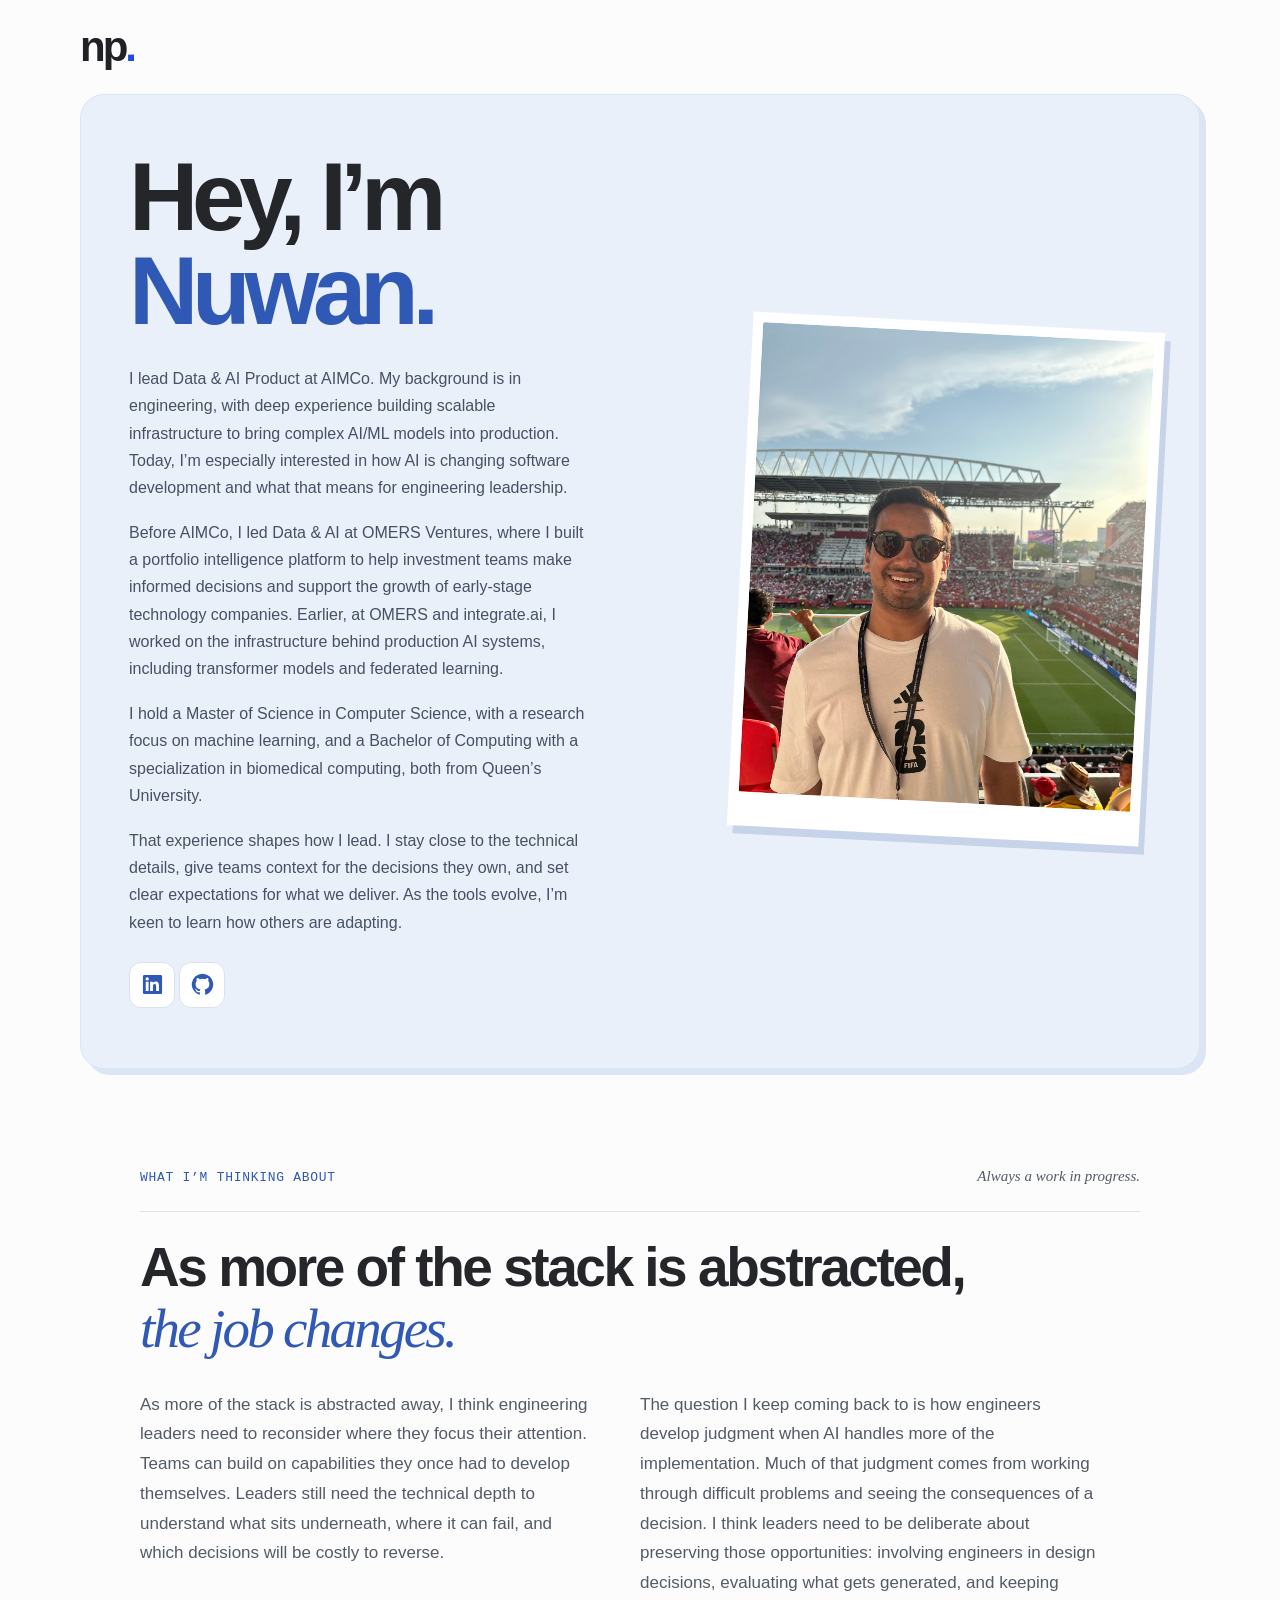
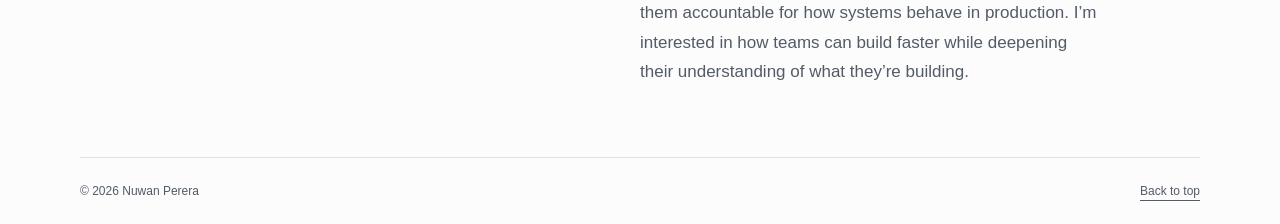
<file: index.html>
<!doctype html>
<html lang="en">
<head>
  <meta charset="utf-8">
  <meta name="viewport" content="width=device-width, initial-scale=1">
  <meta name="description" content="Nuwan Perera: technology leader with a background in AI, data, and venture.">
  <meta name="theme-color" content="#2447e8">
  <title>Nuwan Perera</title>
  <link rel="icon" href="img/favicon.svg" type="image/svg+xml">
  <link rel="stylesheet" href="css/home.css?v=9">
  <script src="js/home.js" defer></script>
</head>
<body>
  <a class="skip" href="#main">Skip to content</a>
  <header class="nav wrap">
    <a class="wordmark" href="#about" aria-label="Nuwan Perera home">np<span aria-hidden="true">.</span></a>
  </header>
  <main id="main">
    <section class="hero wrap" id="about">
      <div class="intro"><h1>Hey, I’m<br><span>Nuwan.</span></h1>
        <p class="intro-copy">I lead Data &amp; AI Product at AIMCo. My background is in engineering, with deep experience building scalable infrastructure to bring complex AI/ML models into production. Today, I’m especially interested in how AI is changing software development and what that means for engineering leadership.</p>
        <p class="intro-copy">Before AIMCo, I led Data &amp; AI at OMERS Ventures, where I built a portfolio intelligence platform to help investment teams make informed decisions and support the growth of early-stage technology companies. Earlier, at OMERS and integrate.ai, I worked on the infrastructure behind production AI systems, including transformer models and federated learning.</p>
        <p class="intro-copy">I hold a Master of Science in Computer Science, with a research focus on machine learning, and a Bachelor of Computing with a specialization in biomedical computing, both from Queen’s University.</p>
        <p class="intro-copy">That experience shapes how I lead. I stay close to the technical details, give teams context for the decisions they own, and set clear expectations for what we deliver. As the tools evolve, I’m keen to learn how others are adapting.</p>
        <a class="social-icon" href="https://www.linkedin.com/in/pereranuwan/" aria-label="LinkedIn" title="LinkedIn"><svg viewBox="0 0 24 24" aria-hidden="true"><path d="M20.45 2H3.55C2.69 2 2 2.68 2 3.52v16.96c0 .84.69 1.52 1.55 1.52h16.9c.86 0 1.55-.68 1.55-1.52V3.52c0-.84-.69-1.52-1.55-1.52ZM7.93 18.75H4.98V9.2h2.95v9.55ZM6.45 7.9a1.71 1.71 0 1 1 0-3.42 1.71 1.71 0 0 1 0 3.42Zm12.3 10.85H15.8V14.1c0-1.11-.02-2.54-1.55-2.54-1.55 0-1.79 1.21-1.79 2.46v4.73H9.51V9.2h2.83v1.3h.04c.39-.74 1.36-1.52 2.8-1.52 2.99 0 3.57 1.97 3.57 4.53v5.24Z"/></svg></a>
        <a class="social-icon" href="https://github.com/nuwanperera" aria-label="GitHub" title="GitHub"><svg viewBox="0 0 24 24" aria-hidden="true"><path d="M12 .8a11.2 11.2 0 0 0-3.54 21.83c.56.1.77-.24.77-.54v-2.1c-3.13.68-3.79-1.33-3.79-1.33-.51-1.3-1.25-1.64-1.25-1.64-1.02-.7.08-.69.08-.69 1.13.08 1.72 1.16 1.72 1.16 1 1.72 2.63 1.22 3.27.93.1-.72.39-1.22.71-1.5-2.5-.28-5.13-1.25-5.13-5.57 0-1.23.44-2.23 1.16-3.02-.12-.28-.5-1.43.11-2.98 0 0 .94-.3 3.08 1.15a10.7 10.7 0 0 1 5.61 0c2.14-1.45 3.08-1.15 3.08-1.15.61 1.55.23 2.7.11 2.98.72.79 1.16 1.79 1.16 3.02 0 4.33-2.64 5.28-5.15 5.56.4.35.76 1.03.76 2.08v3.1c0 .3.2.65.77.54A11.2 11.2 0 0 0 12 .8Z"/></svg></a>
      </div>
      <figure class="portrait"><div class="photo-frame"><img src="img/nuwan-match.jpg" alt="Nuwan smiling in the stands at a football match" width="1536" height="2048"></div></figure>
    </section>
    <section class="thinking wrap section" id="ideas">
      <div class="thinking-title"><p class="eyebrow">What I’m thinking about</p><span class="margin-note">Always a work in progress.</span></div>
      <h2 class="big-thought">As more of the stack is abstracted,<br><em>the job changes.</em></h2>
      <div class="thought-body"><p>As more of the stack is abstracted away, I think engineering leaders need to reconsider where they focus their attention. Teams can build on capabilities they once had to develop themselves. Leaders still need the technical depth to understand what sits underneath, where it can fail, and which decisions will be costly to reverse.</p><p>The question I keep coming back to is how engineers develop judgment when AI handles more of the implementation. Much of that judgment comes from working through difficult problems and seeing the consequences of a decision. I think leaders need to be deliberate about preserving those opportunities: involving engineers in design decisions, evaluating what gets generated, and keeping them accountable for how systems behave in production. I’m interested in how teams can build faster while deepening their understanding of what they’re building.</p></div>

    </section>


  </main>
  <footer class="wrap"><p>© <span id="year">2026</span> Nuwan Perera</p><a href="#about">Back to top</a></footer>
</body>
</html>
</file>
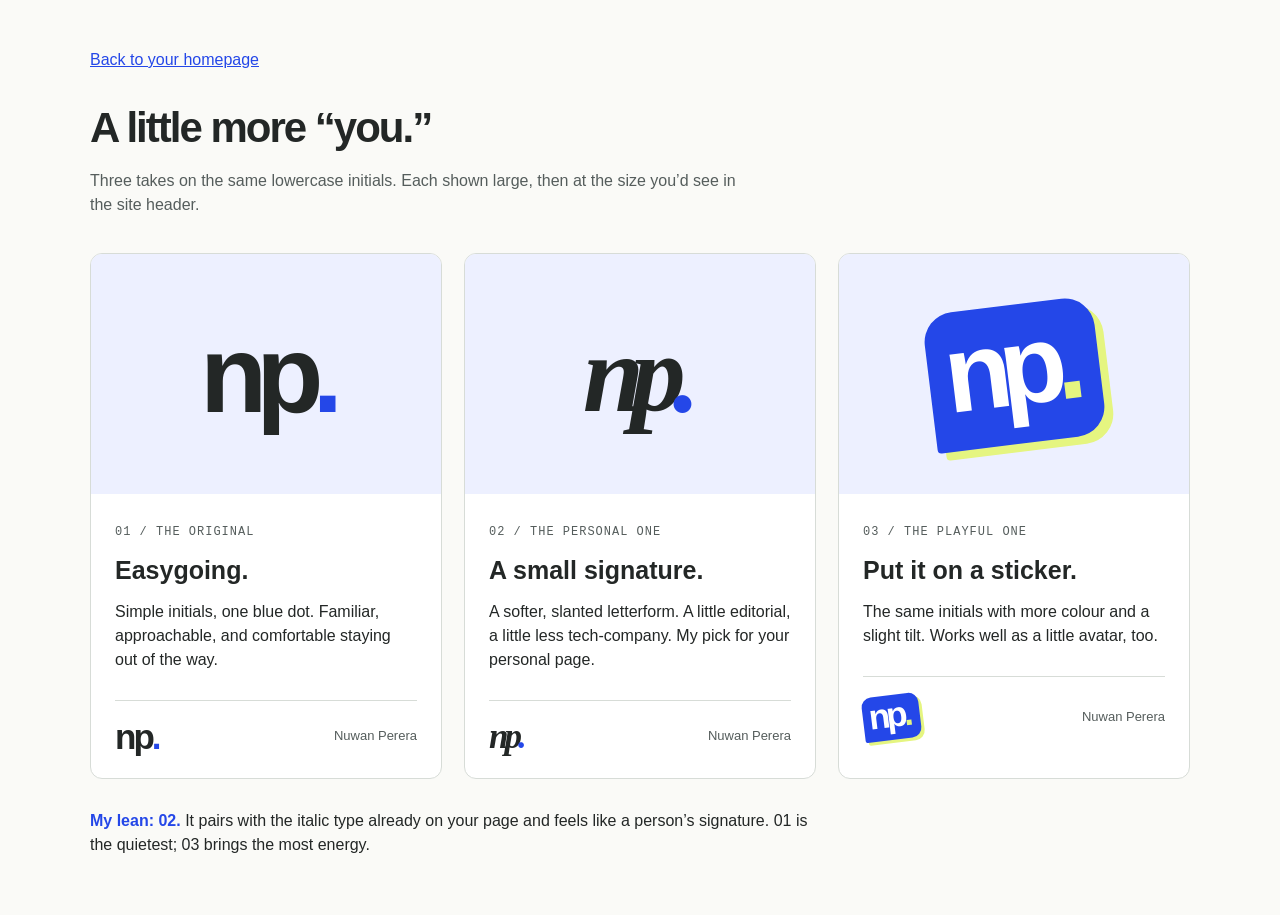
<file: logo-studies.html>
<!doctype html><html lang="en"><head><meta charset="utf-8"><meta name="viewport" content="width=device-width, initial-scale=1"><title>Nuwan — logo studies</title><style>
*{box-sizing:border-box}body{margin:0;background:#fafaf7;color:#232726;font:16px/1.5 Arial,Helvetica,sans-serif}main{max-width:1160px;margin:0 auto;padding:48px 30px}a{color:#2447e8}h1{font-size:42px;letter-spacing:-2px;margin:24px 0 8px}.intro{color:#555d5c;max-width:650px;margin-bottom:36px}.grid{display:grid;grid-template-columns:repeat(3,1fr);gap:22px}article{border:1px solid #d7dcd7;border-radius:12px;overflow:hidden;background:white}.stage{height:240px;display:flex;align-items:center;justify-content:center;background:#edf0ff}.logo{font-size:110px;font-weight:900;letter-spacing:-11px;line-height:1;color:#232726}.logo span{color:#2447e8}.signature{font-family:Georgia,serif;font-style:italic;font-weight:bold;letter-spacing:-13px;padding-right:10px}.playful{font-weight:900;letter-spacing:-12px;transform:rotate(-7deg);background:#2447e8;color:white;padding:7px 26px 22px 16px;border-radius:30px 30px 30px 4px;box-shadow:8px 8px 0 #e5f580}.playful span{color:#e5f580}.details{padding:24px}.label{font:12px monospace;text-transform:uppercase;letter-spacing:1px;color:#555d5c}h2{font-size:25px;margin:10px 0}p{margin:10px 0}.small-preview{margin-top:28px;padding-top:18px;border-top:1px solid #d7dcd7;display:flex;align-items:center;justify-content:space-between;gap:15px}.mini{font-size:35px;letter-spacing:-3px;display:inline-block}.mini.signature{letter-spacing:-4px}.mini.playful{padding:2px 10px 8px 6px;border-radius:10px 10px 10px 2px;box-shadow:3px 3px 0 #e5f580;letter-spacing:-4px}.name{font-size:13px;color:#555d5c}.note{margin-top:30px;max-width:730px}.note strong{color:#2447e8}@media(max-width:760px){.grid{grid-template-columns:1fr}.stage{height:190px}main{padding:24px 20px}h1{font-size:36px}}
</style></head><body><main><a href="/">Back to your homepage</a><h1>A little more “you.”</h1><p class="intro">Three takes on the same lowercase initials. Each shown large, then at the size you’d see in the site header.</p><div class="grid">
<article><div class="stage"><div class="logo" aria-label="np">np<span>.</span></div></div><div class="details"><span class="label">01 / The original</span><h2>Easygoing.</h2><p>Simple initials, one blue dot. Familiar, approachable, and comfortable staying out of the way.</p><div class="small-preview"><div class="logo mini" aria-hidden="true">np<span>.</span></div><span class="name">Nuwan Perera</span></div></div></article>
<article><div class="stage"><div class="logo signature" aria-label="np">np<span>.</span></div></div><div class="details"><span class="label">02 / The personal one</span><h2>A small signature.</h2><p>A softer, slanted letterform. A little editorial, a little less tech-company. My pick for your personal page.</p><div class="small-preview"><div class="logo signature mini" aria-hidden="true">np<span>.</span></div><span class="name">Nuwan Perera</span></div></div></article>
<article><div class="stage"><div class="logo playful" aria-label="np">np<span>.</span></div></div><div class="details"><span class="label">03 / The playful one</span><h2>Put it on a sticker.</h2><p>The same initials with more colour and a slight tilt. Works well as a little avatar, too.</p><div class="small-preview"><div class="logo playful mini" aria-hidden="true">np<span>.</span></div><span class="name">Nuwan Perera</span></div></div></article>
</div><p class="note"><strong>My lean: 02.</strong> It pairs with the italic type already on your page and feels like a person’s signature. 01 is the quietest; 03 brings the most energy.</p></main></body></html>
</file>
<file: css/home.css>
@charset "UTF-8";
:root{--paper:#fafaf7;--ink:#232726;--muted:#555d5c;--accent:#2447e8;--tint:#edf0ff;--lime:#e5f580;--line:#d7dcd7;--font:Arial,Helvetica,sans-serif}
*{box-sizing:border-box}html{scroll-behavior:smooth;scroll-padding-top:24px}body{margin:0;background:var(--paper);color:var(--ink);font-family:var(--font);font-size:16px;line-height:1.6}a{color:inherit;text-underline-offset:5px}button{font:inherit}a,button{-webkit-tap-highlight-color:transparent}a:focus-visible,button:focus-visible{outline:3px solid var(--accent);outline-offset:6px}::selection{background:var(--lime);color:#232726}.wrap{width:min(1120px,calc(100% - 96px));margin-inline:auto}.nav{display:flex;align-items:center;justify-content:space-between;padding:26px 0;border-bottom:1px solid var(--line)}.wordmark{font-size:36px;line-height:1;font-weight:900;letter-spacing:-3px;text-decoration:none}.wordmark span{color:var(--accent)}nav{display:flex;gap:30px}nav a{font-size:14px;text-decoration:none}nav a:hover,.social a:hover{color:var(--accent);text-decoration:underline}.hero{display:grid;grid-template-columns:1.35fr 1fr;align-items:center;gap:80px;padding-block:75px 95px}.eyebrow{font-family:monospace;font-size:13px;letter-spacing:.055em;margin:0 0 22px;text-transform:uppercase}h1{font-size:clamp(76px,8.5vw,122px);letter-spacing:-.07em;line-height:.98;margin:0 0 32px;font-weight:800}h1 span{color:var(--accent)}.lead{font-size:25px;line-height:1.4;letter-spacing:-.6px;margin:0 0 18px}.intro-copy{color:var(--muted);max-width:470px;margin:0 0 28px}.button{display:inline-block;padding:12px 25px;background:var(--accent);border:2px solid var(--accent);border-radius:7px;color:#fff;text-decoration:none;font-weight:700;transition:transform .18s,box-shadow .18s}.button:hover{transform:translateY(-3px);box-shadow:4px 4px 0 var(--ink)}.portrait{margin:15px 0 0;transform:rotate(4deg)}.photo-frame{padding:13px;background:white;border:1px solid var(--line);box-shadow:12px 12px 0 var(--tint);position:relative}.portrait img{width:100%;height:auto;aspect-ratio:1/1.13;object-fit:cover;display:block;filter:saturate(.8)}.photo-label{position:absolute;right:-22px;bottom:28px;transform:rotate(-10deg);border:1px solid var(--ink);border-radius:50%;background:var(--lime);padding:20px 19px;font-size:20px;font-weight:700;box-shadow:2px 3px 0 var(--ink)}figcaption{font-family:monospace;font-size:13px;text-align:center;padding-top:24px}.topic-strip{background:var(--accent);color:#fff;padding:19px 0}.topic-strip .wrap{display:flex;justify-content:space-between;align-items:center;gap:20px;font-size:17px}.topic-strip span[aria-hidden]{color:var(--lime);font-size:25px}.section{padding-block:85px}h2{font-size:clamp(32px,4vw,49px);line-height:1.13;letter-spacing:-.045em;margin:0}h3{font-size:22px;line-height:1.3;letter-spacing:-.6px;margin:0 0 12px}.work{display:grid;grid-template-columns:1fr 1.3fr;gap:80px}.section-intro{font-size:21px;line-height:1.5;margin:0 0 30px}.work-item{display:flex;gap:23px;border-top:1px solid var(--line);padding:27px 0}.item-number{font-family:monospace;color:var(--accent);font-size:14px;padding-top:4px}.work-item p{margin:0;color:var(--muted)}.text-link{display:inline-block;color:var(--accent);font-weight:600;margin-top:17px;font-size:14px}.more-work{margin-left:40px}.off-clock{background:var(--tint)}.off-heading{display:flex;justify-content:space-between;align-items:end;gap:30px;margin-bottom:38px}.off-heading>p{color:var(--muted);margin:0}.interest-grid{display:grid;grid-template-columns:repeat(3,1fr);gap:30px}.interest-grid article{border-top:1px solid var(--accent);padding-top:25px}.interest-icon{display:block;font-size:36px;line-height:1;color:var(--accent);margin-bottom:22px}.interest-grid p{color:var(--muted);margin:0 0 23px;max-width:270px}.tag{font-family:monospace;font-size:12px}.contact h2{font-size:clamp(38px,5vw,64px)}.contact h2 span{color:var(--accent)}.contact>p:not(.eyebrow){color:var(--muted);margin-block:25px}.social{display:inline-flex;gap:23px;margin-left:32px;font-size:14px}footer{display:flex;justify-content:space-between;align-items:center;gap:20px;border-top:1px solid var(--line);padding-block:23px;font-size:12px;color:var(--muted)}footer p{margin:0}footer button{border:0;background:none;color:var(--accent);cursor:pointer;padding:8px;font-size:12px;text-decoration:underline;text-underline-offset:4px}.skip{position:absolute;left:12px;top:-80px;z-index:5;background:white;padding:12px}.skip:focus{top:12px}
@media(min-width:1500px){.hero{padding-block:100px 115px}}
@media(max-width:850px){.wrap{width:calc(100% - 48px)}.hero{gap:40px;padding-block:55px 65px}.hero h1{font-size:85px}.work{gap:35px;grid-template-columns:1fr 1.3fr}.portrait{margin-right:10px}.photo-label{font-size:16px;padding:14px}.section{padding-block:60px}.off-heading{align-items:start;flex-direction:column;gap:18px}.off-heading br{display:none}.interest-grid{gap:20px}}
@media(max-width:600px){.wrap{width:calc(100% - 40px)}.nav{padding-block:20px;gap:20px}nav{gap:17px}nav a{font-size:12px}.wordmark{font-size:32px}.hero{grid-template-columns:1fr;gap:38px;padding-block:42px 55px}.hero h1{font-size:clamp(75px,18vw,108px)}.lead{font-size:23px}.portrait{width:70%;max-width:300px;justify-self:center;margin:0 0 8px}.topic-strip .wrap{flex-wrap:wrap;justify-content:center;gap:6px 15px;font-size:14px}.topic-strip span[aria-hidden]{font-size:17px}.topic-strip span:nth-child(4){display:none}.work{grid-template-columns:1fr;gap:28px}.section{padding-block:50px}.interest-grid{grid-template-columns:1fr;gap:30px}.interest-grid p{max-width:none;margin-bottom:15px}.interest-icon{float:right;font-size:30px}.social{display:flex;margin:26px 0 0}.contact h2{font-size:39px}footer{flex-wrap:wrap;gap:10px}footer button{order:3;flex-basis:100%;text-align:left;padding-left:0}}
@media(prefers-reduced-motion:reduce){html{scroll-behavior:auto}*,*::before,*::after{transition:none!important}}

/* A compact one-page introduction. */
.contact{border-top:1px solid var(--line)}.work-item:first-child{padding-top:0;border-top:0}.hero .lead{font-size:clamp(21px,2.1vw,25px)}

.portrait img{object-position:50% 65%;filter:none}

/* Editorial refresh: one thought, room to breathe. */
.hero{padding-block:65px 75px}.hero .intro-copy{max-width:460px}.photo-label{text-align:center;line-height:1.2;font-size:18px}.thinking{border-top:1px solid var(--line)}.thinking-title{display:flex;justify-content:space-between;align-items:baseline;gap:20px}.margin-note{font-family:Georgia,serif;font-style:italic;font-size:16px;color:var(--muted)}.big-thought{font-size:clamp(36px,5.3vw,67px);max-width:1000px;line-height:1.12;margin:12px 0 35px}.big-thought em{font-family:Georgia,serif;font-weight:400;color:var(--accent);letter-spacing:-.05em}.thought-body{display:grid;grid-template-columns:1fr 1fr;gap:48px;max-width:960px}.thought-body p{font-size:18px;line-height:1.75;color:var(--muted);margin:0}.conversation-note{display:flex;gap:20px;align-items:center;margin-top:35px;padding:20px 25px;border-left:3px solid var(--accent);background:var(--tint);max-width:960px}.conversation-note>span{font-size:32px;color:var(--accent)}.conversation-note p{margin:0;font-size:17px}.outside{background:var(--accent);color:white;padding-block:32px}.outside .wrap{display:flex;justify-content:space-between;gap:25px;align-items:center}.outside .eyebrow{margin:0}.outside p:not(.eyebrow){font-size:24px;line-height:1.5;margin:0}.outside p span{font-size:16px}.contact{border-top:0}.contact h2{font-size:clamp(38px,5vw,60px)}
@media(max-width:600px){.hero{padding-block:40px 50px}.thinking-title{display:block}.thinking-title .eyebrow{margin-bottom:5px}.margin-note{display:block;margin-bottom:25px}.big-thought br{display:none}.thought-body{grid-template-columns:1fr;gap:18px}.thought-body p{font-size:17px}.conversation-note{padding:16px;gap:12px}.outside .wrap{display:block}.outside .eyebrow{margin-bottom:15px}.outside p:not(.eyebrow){font-size:22px}}

/* Blue notebook direction. */
:root{--paper:#fff;--accent:#2447e8;--tint:#eef1ff;--lime:#e7f995;--ink:#192344;--muted:#505a73;--line:#d6dcef}
.nav{border-bottom:0;padding-block:26px}.wordmark{font-size:42px;color:var(--accent)}.wordmark span{color:var(--ink)}
.hero{position:relative;background:var(--accent);color:white;border-radius:24px;padding:55px 48px 60px;gap:55px;margin-bottom:65px;grid-template-columns:1.35fr 1fr;align-items:center;box-shadow:8px 8px 0 #dce3ff}
.hero h1{font-size:clamp(72px,7.5vw,104px);letter-spacing:-.065em;margin-bottom:27px}.hero h1 span{color:var(--lime)}.hero .lead{font-size:24px;max-width:490px;line-height:1.4}.hero .intro-copy{color:#f0f2ff;font-size:16px;line-height:1.7;margin-bottom:18px}.hero .button{background:var(--lime);color:var(--ink);border-color:var(--lime);margin-top:8px}.hero .button:focus-visible{outline-color:white}.portrait{transform:rotate(3deg);margin:0}.photo-frame{border:0;background:white;padding:10px 10px 34px;box-shadow:7px 9px 0 #172ba5}.portrait img{aspect-ratio:1/1.2;object-position:50% 65%;border-radius:2px}.photo-label{right:-23px;bottom:-17px;background:var(--lime);color:var(--ink);padding:23px 19px;border:2px solid var(--ink);font-size:18px;transform:rotate(-11deg);box-shadow:3px 4px 0 var(--ink)}
.thinking{width:min(1000px,calc(100% - 120px));border-top:0;padding:30px 0 70px}.thinking-title{border-bottom:1px solid var(--line);margin-bottom:25px}.thinking-title .eyebrow{color:var(--accent)}.margin-note{font-size:15px}.big-thought{font-size:clamp(35px,4.4vw,55px);margin-bottom:30px}.thought-body{gap:40px}.thought-body p{font-size:17px}.outside{width:min(1120px,calc(100% - 96px));margin:0 auto;background:var(--tint);color:var(--ink);border-radius:16px;border:1px solid var(--line);padding:30px 36px}.outside .wrap{width:100%;gap:40px}.outside .eyebrow{color:var(--accent);white-space:nowrap}.outside p:not(.eyebrow){font-size:22px}.outside p span{color:var(--muted)}.outside a{color:var(--accent);display:inline-block;margin-top:12px;font-weight:bold}.contact{padding:65px 0}.contact h2{font-size:52px;display:inline-block}.contact>p:not(.eyebrow){margin-block:20px}.social{margin-left:24px}footer{padding-block:24px}
@media(max-width:850px){.hero{padding:40px 30px;gap:30px}.hero h1{font-size:78px}.hero .lead{font-size:21px}.photo-label{right:-14px;padding:18px 14px;font-size:16px}.thinking{width:calc(100% - 64px)}.outside{width:calc(100% - 48px);padding:28px}.outside .wrap{gap:24px}}
@media(max-width:600px){.nav{padding-block:20px}.hero{padding:33px 25px 50px;border-radius:18px;grid-template-columns:1fr;gap:35px;width:calc(100% - 32px);margin-bottom:40px;box-shadow:5px 5px 0 #dce3ff}.hero h1{font-size:clamp(70px,18vw,100px)}.hero .lead{font-size:22px}.portrait{width:83%;max-width:290px;margin-bottom:10px}.thinking{width:calc(100% - 44px);padding:20px 0 40px}.thinking-title{padding-bottom:15px}.thinking-title .margin-note{margin-bottom:0}.big-thought{font-size:36px}.outside{width:calc(100% - 32px);padding:25px}.outside p:not(.eyebrow){font-size:20px}.outside br:first-of-type{display:none}.contact{padding-block:45px}.contact h2{font-size:46px}.social{margin-left:0}}

/* Softer blue, with the original initials and dot. */
:root{--paper:#fcfcfd;--ink:#242629;--muted:#535b66;--accent:#3058b5;--tint:#edf2fa;--lime:#f2e7b9;--line:#dce2eb}
.wordmark{color:#202124}.wordmark span{color:#2447e8}
.hero{background:#eaf0fa;color:var(--ink);box-shadow:6px 6px 0 #dce5f3;border:1px solid #dce5f3}.hero h1 span{color:var(--accent)}.hero .intro-copy{color:#465164}.hero .button{background:var(--accent);border-color:var(--accent);color:white}.hero .button:focus-visible{outline-color:var(--ink)}.photo-frame{box-shadow:6px 8px 0 #c6d3e8}.photo-label{background:#f5ebc9;color:#303644;border-color:#53617a;box-shadow:3px 4px 0 #aab8cf}.outside{background:#f0f3f8}.outside a{color:var(--accent)}

.journey{display:grid;grid-template-columns:1fr 1.7fr;gap:50px;padding:10px 25px 60px}.journey h2{font-size:36px}.journey .eyebrow{color:var(--accent)}.timeline{list-style:none;padding:0;margin:0}.timeline li{display:grid;grid-template-columns:95px 1fr;gap:20px;padding:0 0 27px 20px;border-left:2px solid var(--line);position:relative}.timeline li::before{content:'';position:absolute;left:-5px;top:7px;width:8px;height:8px;border-radius:50%;background:var(--accent)}.timeline li:last-child{padding-bottom:0}.when{font:12px/1.6 monospace;color:var(--muted);padding-top:3px}.timeline h3{font-size:18px;margin-bottom:7px}.timeline p{font-size:15px;line-height:1.65;margin:0;color:var(--muted)}
@media(max-width:700px){.journey{grid-template-columns:1fr;gap:28px;padding:0 4px 45px}.timeline li{grid-template-columns:1fr;gap:5px;padding-left:22px}.journey h2{font-size:32px}}

.social-icon{display:inline-flex;align-items:center;justify-content:center;width:46px;height:46px;border:1px solid var(--line);border-radius:12px;color:var(--accent);background:white;text-decoration:none;vertical-align:middle;transition:transform .15s,background .15s}.social-icon svg{width:23px;height:23px;fill:currentColor}.social-icon:hover{background:var(--tint);transform:translateY(-2px)}.hero .social-icon{margin-top:8px}.outside a.social-icon{display:inline-flex;font-size:inherit;margin-top:14px}.contact .social{display:inline-flex;margin:0 0 0 10px;vertical-align:middle}.contact .social-icon{margin:0}
</file>
